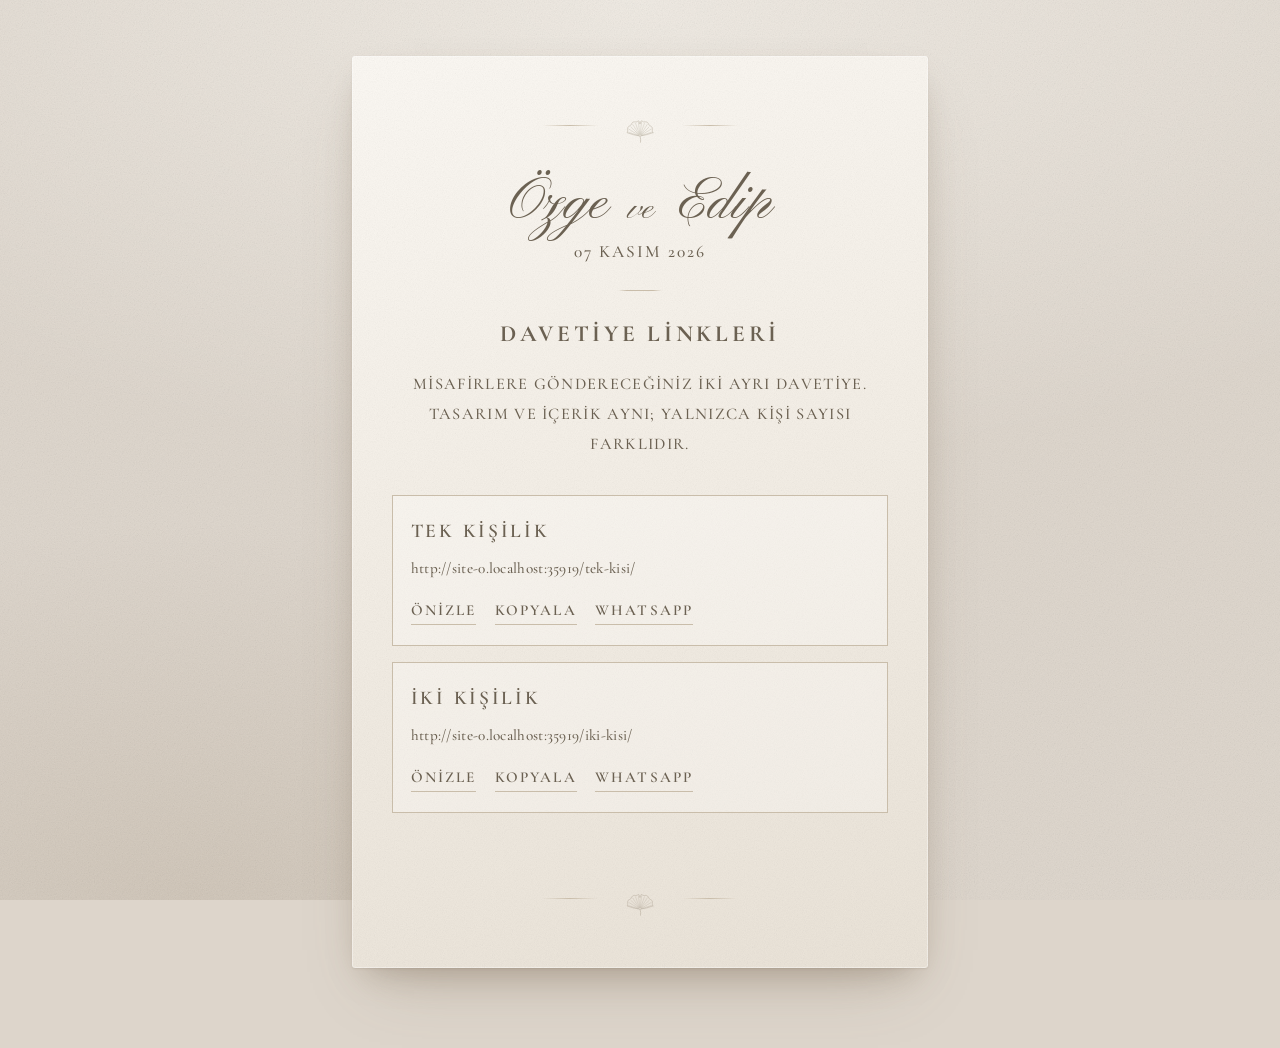
<file: index.html>
<!DOCTYPE html>
<html lang="tr">
  <head>
    <meta charset="utf-8" />
    <meta name="viewport" content="width=device-width, initial-scale=1" />
    <title>Özge &amp; Edip — Davetiye Linkleri</title>
    <meta
      name="description"
      content="Özge ve Edip düğün davetiyesi paylaşım paneli. Tek kişilik ve iki kişilik davetiye linklerini buradan kopyalayabilirsiniz."
    />
    <meta name="theme-color" content="#ddd5cb" />
    <meta name="robots" content="noindex" />

    <meta property="og:type" content="website" />
    <meta property="og:locale" content="tr_TR" />
    <meta property="og:title" content="Özge &amp; Edip — Düğün Davetiyesi" />
    <meta
      property="og:description"
      content="07 Kasım 2026 · Address Hotel Emaar, İstanbul."
    />
    <meta property="og:url" content="https://edippppp.github.io/ozge-edip-davetiye/" />
    <meta property="og:image" content="https://edippppp.github.io/ozge-edip-davetiye/assets/img/og.jpg" />
    <meta name="twitter:card" content="summary_large_image" />
    <meta name="twitter:image" content="https://edippppp.github.io/ozge-edip-davetiye/assets/img/og.jpg" />

    <link rel="icon" href="assets/img/favicon.svg" type="image/svg+xml" />
    <link rel="preconnect" href="https://fonts.googleapis.com" />
    <link rel="preconnect" href="https://fonts.gstatic.com" crossorigin />
    <link
      href="https://fonts.googleapis.com/css2?family=Cormorant+Garamond:ital,wght@0,400;0,500;0,600;0,700;1,400;1,500;1,600&family=Pinyon+Script&display=swap"
      rel="stylesheet"
    />
    <link rel="stylesheet" href="assets/css/davetiye.css" />
  </head>
  <body class="panel">
    <main class="panel__icerik">
      <section class="kanat kanat--panel">
        <div class="bordur" aria-hidden="true">
          <span class="bordur__cizgi"></span>
          <img class="bordur__yaprak" src="assets/svg/sus-ginkgo.svg" alt="" width="100" height="90" />
          <span class="bordur__cizgi"></span>
        </div>

        <p class="el-yazisi ortala panel__isimler">
          Özge <span class="el-yazisi__ve">ve</span> Edip
        </p>
        <p class="majuskul majuskul--ince ortala">07 KASIM 2026</p>
        <hr class="ayrac" />
        <h1 class="majuskul ortala baslik">DAVETİYE LİNKLERİ</h1>
        <p class="majuskul majuskul--ince ortala panel__aciklama">
          MİSAFİRLERE GÖNDERECEĞİNİZ İKİ AYRI DAVETİYE.<br />
          TASARIM VE İÇERİK AYNI; YALNIZCA KİŞİ SAYISI FARKLIDIR.
        </p>

        <div class="linkler">
          <article class="link-kart">
            <p class="majuskul link-kart__baslik">TEK KİŞİLİK</p>
            <p class="link-kart__yol" data-yol="tek-kisi/">tek-kisi/</p>
            <div class="link-kart__aksiyon">
              <a class="ince-bag" href="tek-kisi/">ÖNİZLE</a>
              <button class="ince-bag" type="button" data-kopyala="tek-kisi/">KOPYALA</button>
              <a class="ince-bag" data-whatsapp="tek-kisi/" href="#">WHATSAPP</a>
            </div>
          </article>

          <article class="link-kart">
            <p class="majuskul link-kart__baslik">İKİ KİŞİLİK</p>
            <p class="link-kart__yol" data-yol="iki-kisi/">iki-kisi/</p>
            <div class="link-kart__aksiyon">
              <a class="ince-bag" href="iki-kisi/">ÖNİZLE</a>
              <button class="ince-bag" type="button" data-kopyala="iki-kisi/">KOPYALA</button>
              <a class="ince-bag" data-whatsapp="iki-kisi/" href="#">WHATSAPP</a>
            </div>
          </article>
        </div>

        <p class="majuskul majuskul--ince ortala panel__not" id="kopyaDurumu" role="status"></p>

        <div class="bordur" aria-hidden="true">
          <span class="bordur__cizgi"></span>
          <img class="bordur__yaprak" src="assets/svg/sus-ginkgo.svg" alt="" width="100" height="90" />
          <span class="bordur__cizgi"></span>
        </div>
      </section>
    </main>

    <script src="assets/js/panel.js"></script>
  </body>
</html>
</file>
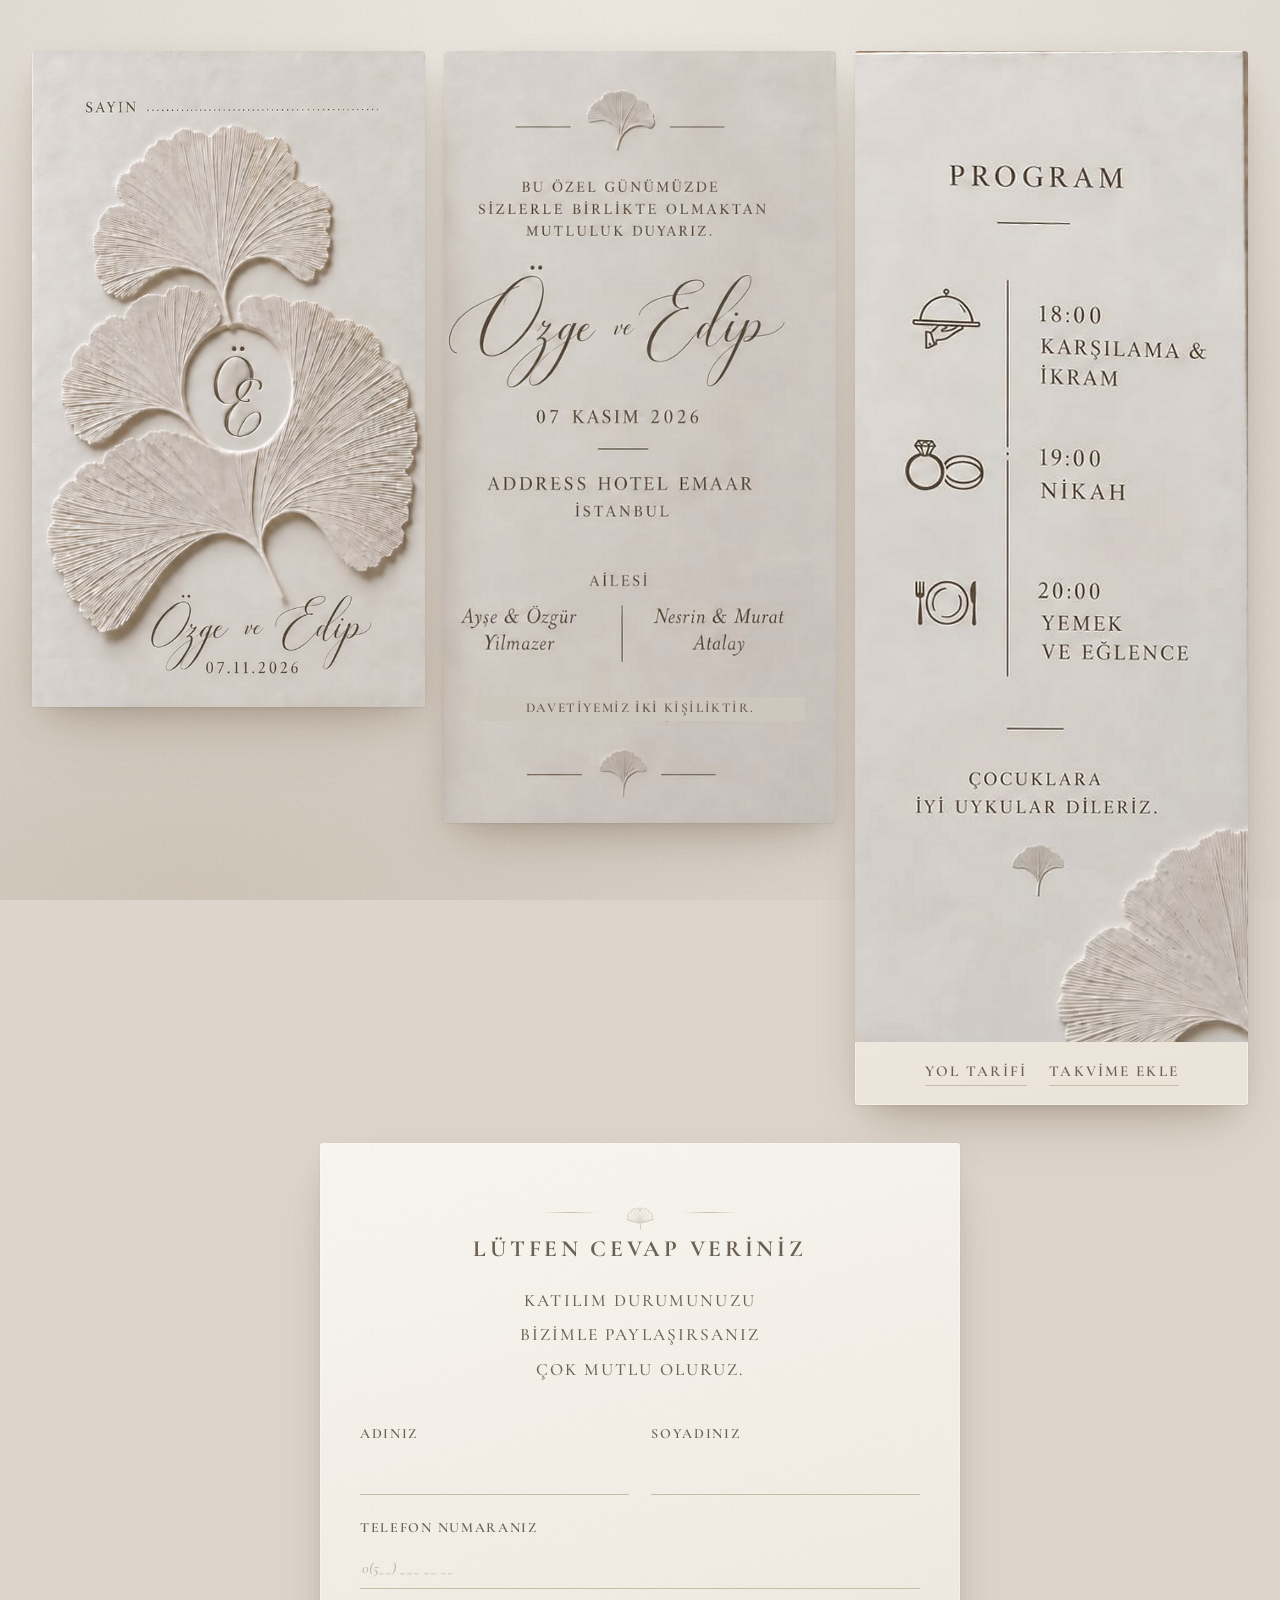
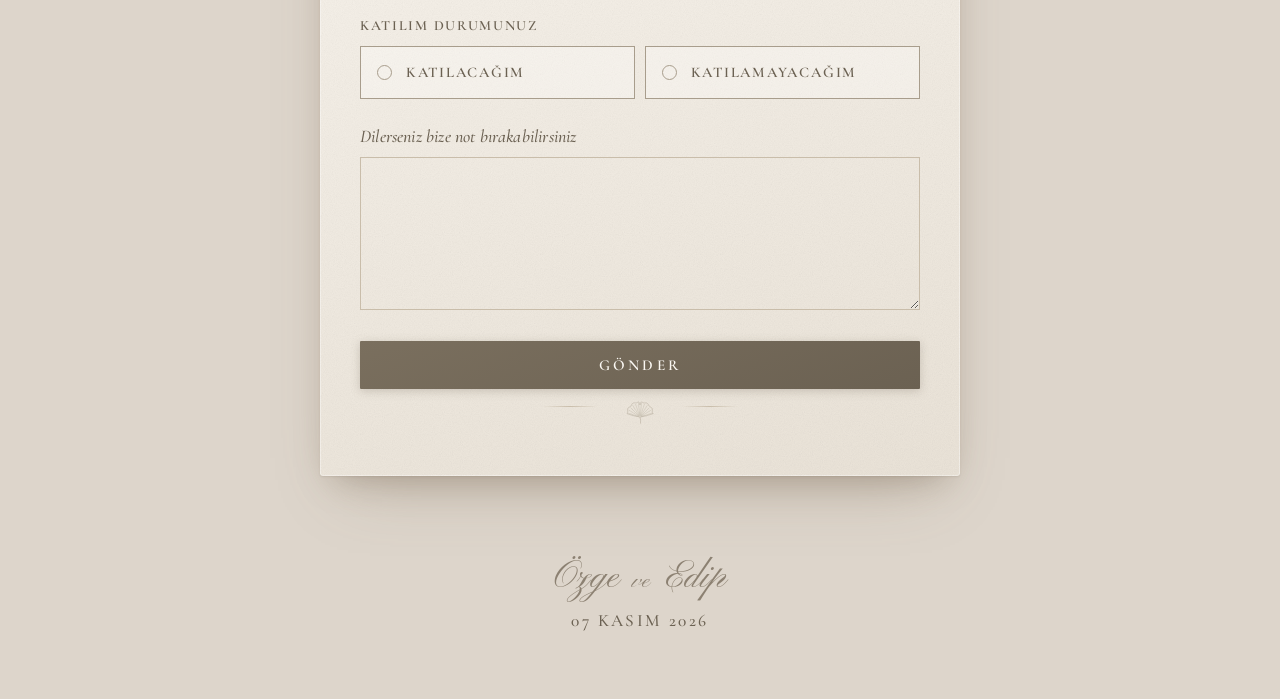
<file: iki-kisi/index.html>
<!DOCTYPE html>
<html lang="tr">
  <head>
    <meta charset="utf-8" />
    <meta name="viewport" content="width=device-width, initial-scale=1" />
    <title>Özge &amp; Edip — 07 Kasım 2026 Düğün Davetiyesi</title>
    <meta
      name="description"
      content="Özge ve Edip'in düğün davetiyesi. 07 Kasım 2026, Address Hotel Emaar, İstanbul. Katılım durumunuzu davetiye üzerinden bildirebilirsiniz."
    />
    <meta name="theme-color" content="#ddd5cb" />

    <!-- WhatsApp / sosyal medya önizlemesi -->
    <meta property="og:type" content="website" />
    <meta property="og:locale" content="tr_TR" />
    <meta property="og:title" content="Özge &amp; Edip — Düğün Davetiyesi" />
    <meta
      property="og:description"
      content="07 Kasım 2026 · Address Hotel Emaar, İstanbul. Sizleri aramızda görmek bizi çok mutlu edecek."
    />
    <meta property="og:url" content="https://edippppp.github.io/ozge-edip-davetiye/iki-kisi/" />
    <meta property="og:image" content="https://edippppp.github.io/ozge-edip-davetiye/assets/img/og.jpg" />
    <meta property="og:image:width" content="1200" />
    <meta property="og:image:height" content="630" />
    <meta name="twitter:card" content="summary_large_image" />
    <meta name="twitter:image" content="https://edippppp.github.io/ozge-edip-davetiye/assets/img/og.jpg" />

    <link rel="icon" href="../assets/img/favicon.svg" type="image/svg+xml" />

    <link rel="preconnect" href="https://fonts.googleapis.com" />
    <link rel="preconnect" href="https://fonts.gstatic.com" crossorigin />
    <link
      href="https://fonts.googleapis.com/css2?family=Cormorant+Garamond:ital,wght@0,400;0,500;0,600;0,700;1,400;1,500;1,600&family=Pinyon+Script&display=swap"
      rel="stylesheet"
    />
    <link rel="stylesheet" href="../assets/css/davetiye.css?v=8" />
  </head>

  <!-- data-kisi: davetiyenin kaç kişilik olduğu (1 veya 2) -->
  <body data-kisi="2">
    <main class="davetiye">
      <!-- Kapak, davet ve program: Davetiye.jpeg'den kırpılmış kanatlar -->
      <section class="kanat kanat--foto acilan" aria-label="Davetiye kapağı">
        <img
          src="../assets/img/panel-kapak.jpg"
          alt="Özge ve Edip düğün davetiyesi kapağı"
          width="1128"
          height="1884"
          fetchpriority="high"
          style="width:100%;height:auto;max-width:100%;display:block"
        />
      </section>

      <section class="kanat kanat--foto kanat--davet acilan" id="davet" aria-label="Davet">
        <div class="foto-sarma">
          <img
            src="../assets/img/panel-davet.jpg"
            alt="Davet metni, tarih ve mekan"
            width="926"
            height="1820"
            style="width:100%;height:auto;max-width:100%;display:block"
          />
          <p class="foto-kisi majuskul">
            DAVETİYEMİZ <span class="davet__kisi-sayi">İKİ</span> KİŞİLİKTİR.
          </p>
        </div>
      </section>

      <section class="kanat kanat--foto kanat--program acilan" aria-label="Program">
        <img
          src="../assets/img/panel-program.jpg"
          alt="Düğün programı"
          width="732"
          height="1848"
          style="width:100%;height:auto;max-width:100%;display:block"
        />
        <p class="foto-linkler">
          <a
            class="ince-bag"
            href="https://maps.google.com/?q=Address+Hotel+Emaar+%C4%B0stanbul"
            target="_blank"
            rel="noopener"
            >YOL TARİFİ</a
          >
          <a class="ince-bag" href="../assets/ozge-edip-dugun.ics" download>TAKVİME EKLE</a>
        </p>
      </section>

      <!-- ==================== KATILIM FORMU =================== -->
      <section class="kanat kanat--rsvp acilan" id="cevap" aria-label="Katılım bildirimi">
        <div class="bordur" aria-hidden="true">
          <span class="bordur__cizgi"></span>
          <img class="bordur__yaprak" src="../assets/svg/sus-ginkgo.svg" alt="" width="100" height="90" />
          <span class="bordur__cizgi"></span>
        </div>

        <h2 class="majuskul ortala baslik">LÜTFEN CEVAP VERİNİZ</h2>
        <p class="majuskul majuskul--ince ortala rsvp__aciklama">
          KATILIM DURUMUNUZU<br />BİZİMLE PAYLAŞIRSANIZ<br />ÇOK MUTLU OLURUZ.
        </p>

        <form class="form" id="katilimFormu" novalidate>
          <input type="hidden" name="davetiyeTipi" value="2 Kişilik" />
          <div class="form__ikili">
            <p class="alan">
              <label class="alan__etiket" for="ad">ADINIZ</label>
              <input
                class="alan__giris"
                type="text"
                id="ad"
                name="ad"
                autocomplete="given-name"
                maxlength="60"
                required
              />
              <span class="alan__hata" data-hata-for="ad"></span>
            </p>
            <p class="alan">
              <label class="alan__etiket" for="soyad">SOYADINIZ</label>
              <input
                class="alan__giris"
                type="text"
                id="soyad"
                name="soyad"
                autocomplete="family-name"
                maxlength="60"
                required
              />
              <span class="alan__hata" data-hata-for="soyad"></span>
            </p>
          </div>

          <p class="alan">
            <label class="alan__etiket" for="telefon">TELEFON NUMARANIZ</label>
            <input
              class="alan__giris"
              type="tel"
              id="telefon"
              name="telefon"
              inputmode="tel"
              autocomplete="tel"
              placeholder="0(5__) ___ __ __"
              maxlength="17"
              required
            />
            <span class="alan__hata" data-hata-for="telefon"></span>
          </p>

          <fieldset class="alan alan--secim">
            <legend class="alan__etiket">KATILIM DURUMUNUZ</legend>
            <div class="secimler">
              <label class="secim">
                <input type="radio" name="katilim" value="Katılacağım" required />
                <span class="secim__kutu">
                  <span class="secim__isaret" aria-hidden="true"></span>
                  <span class="secim__yazi">KATILACAĞIM</span>
                </span>
              </label>
              <label class="secim">
                <input type="radio" name="katilim" value="Katılamayacağım" required />
                <span class="secim__kutu">
                  <span class="secim__isaret" aria-hidden="true"></span>
                  <span class="secim__yazi">KATILAMAYACAĞIM</span>
                </span>
              </label>
            </div>
            <span class="alan__hata" data-hata-for="katilim"></span>
          </fieldset>

          <p class="alan">
            <label class="alan__etiket alan__etiket--cumle" for="notu">Dilerseniz bize not bırakabilirsiniz</label>
            <textarea
              class="alan__giris alan__giris--uzun"
              id="notu"
              name="notu"
              rows="4"
              maxlength="600"
            ></textarea>
          </p>

          <button class="dugme" type="submit" id="gonderDugmesi">
            <span class="dugme__yazi">GÖNDER</span>
            <span class="dugme__yukleniyor" aria-hidden="true"></span>
          </button>

          <p class="form__durum" id="formDurumu" role="status" aria-live="polite"></p>
        </form>

        <!-- Gönderim sonrası teşekkür kartı -->
        <div class="tesekkur" id="tesekkurKarti" hidden>
          <img class="tesekkur__yaprak" src="../assets/svg/sus-ginkgo.svg" alt="" width="100" height="90" />
          <p class="el-yazisi tesekkur__baslik">Teşekkür ederiz</p>
          <p class="majuskul majuskul--ince ortala tesekkur__metin" id="tesekkurMetin"></p>
          <button class="ince-bag tesekkur__yeniden" type="button" id="yenidenGonder">
            CEVABIMI GÜNCELLE
          </button>
        </div>

        <div class="bordur" aria-hidden="true">
          <span class="bordur__cizgi"></span>
          <img class="bordur__yaprak" src="../assets/svg/sus-ginkgo.svg" alt="" width="100" height="90" />
          <span class="bordur__cizgi"></span>
        </div>
      </section>
    </main>

    <footer class="dip">
      <p class="el-yazisi dip__isimler">Özge <span class="el-yazisi__ve">ve</span> Edip</p>
      <p class="majuskul majuskul--ince">07 KASIM 2026</p>
    </footer>

    <script src="../assets/js/config.js"></script>
    <script src="../assets/js/davetiye.js"></script>
  </body>
</html>
</file>
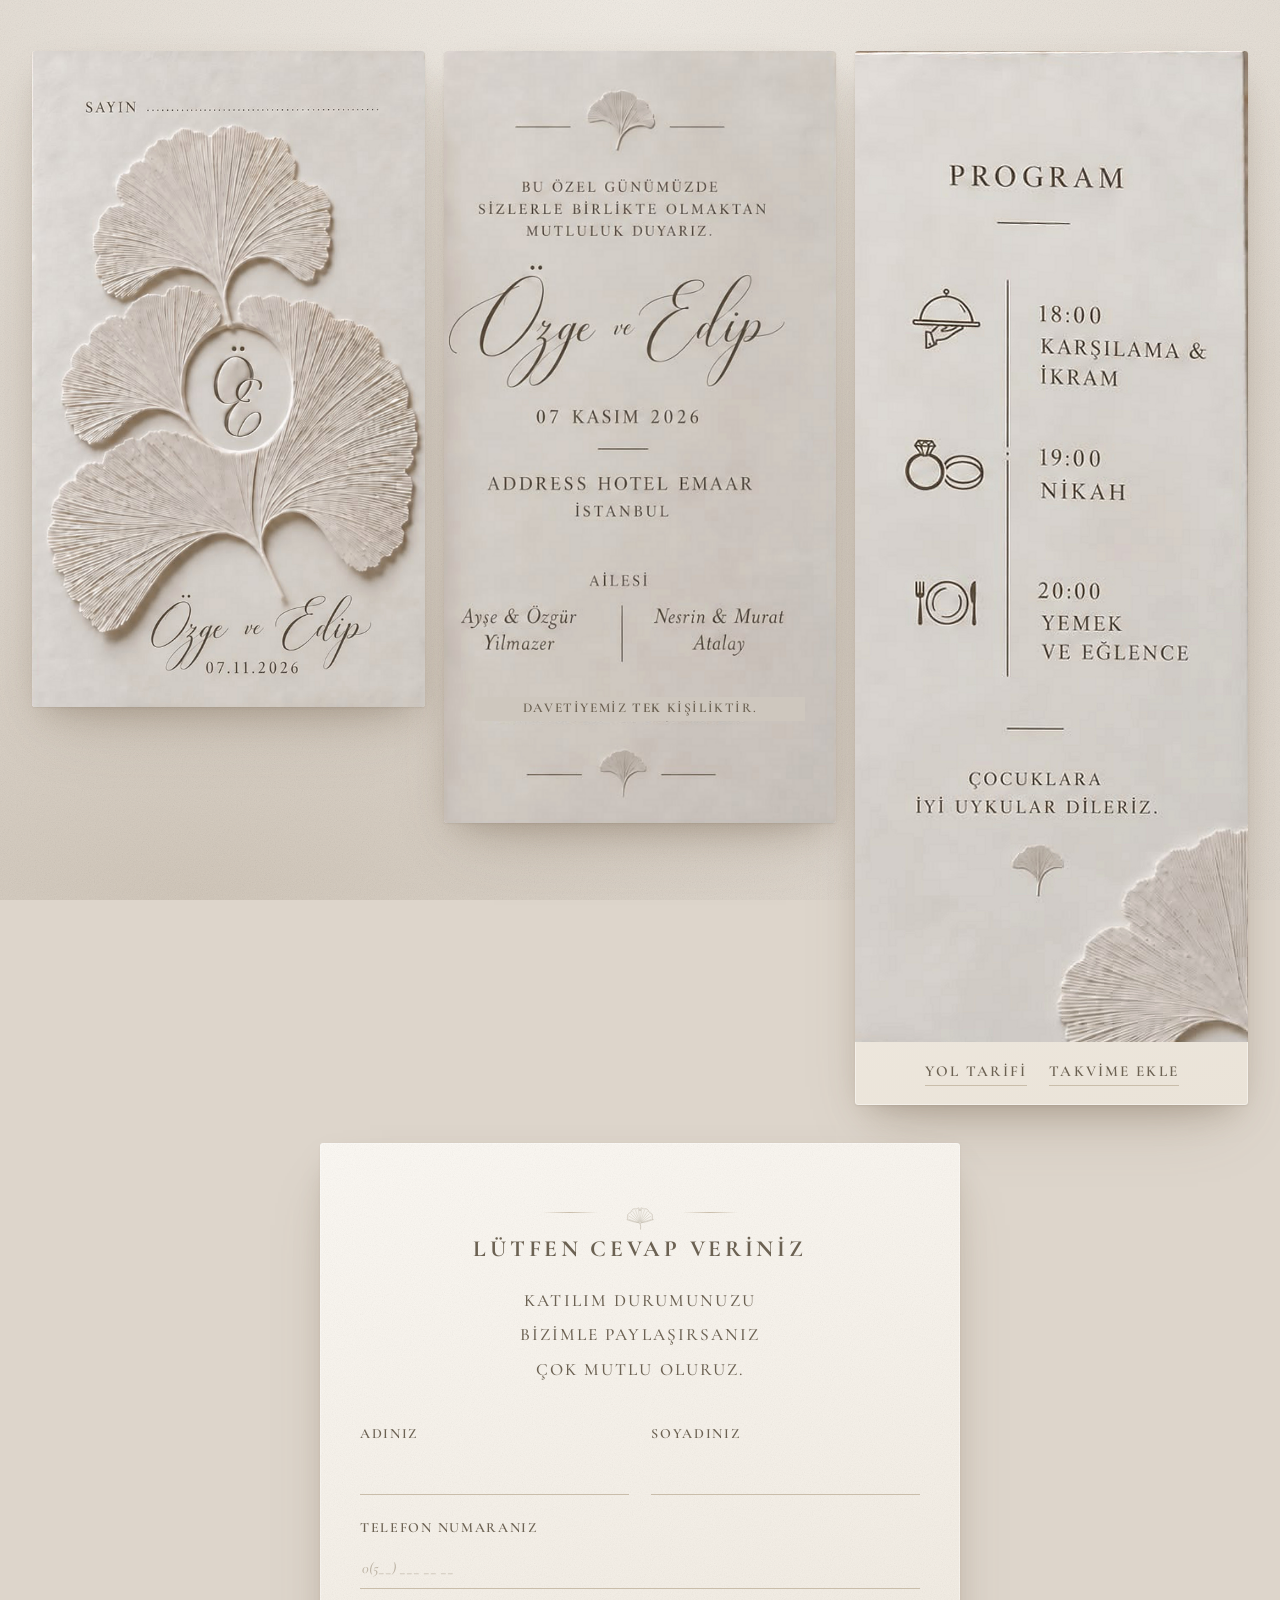
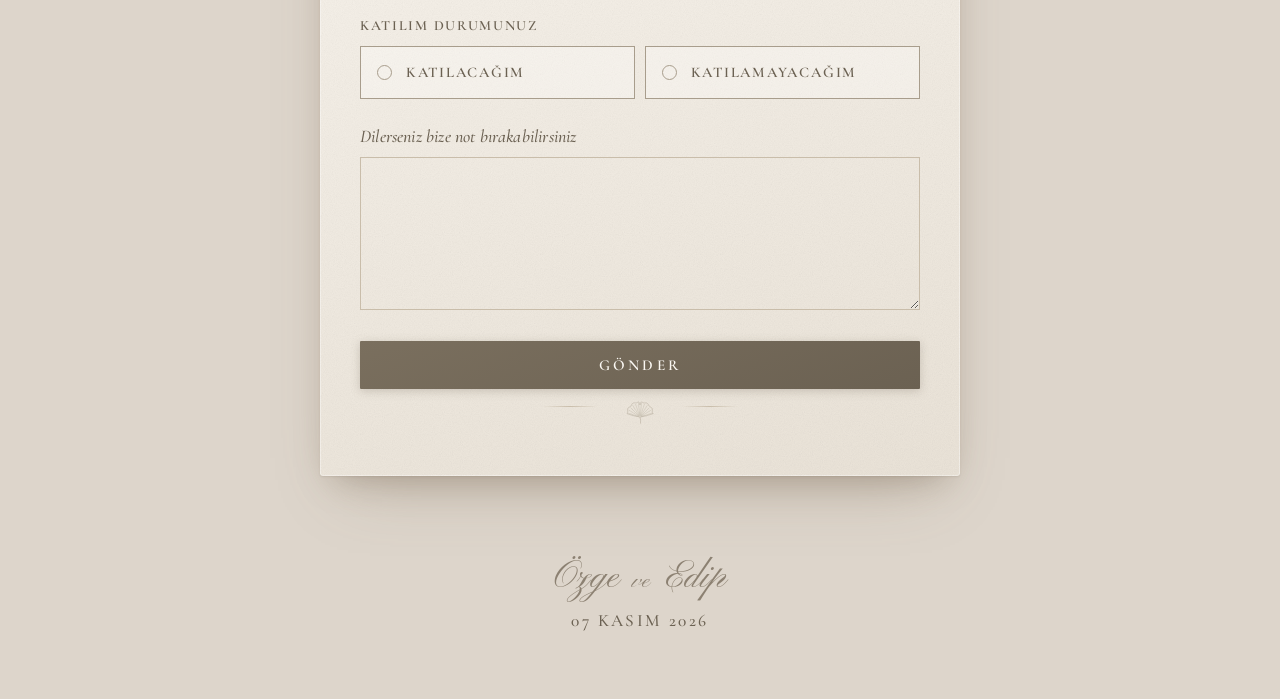
<file: tek-kisi/index.html>
<!DOCTYPE html>
<html lang="tr">
  <head>
    <meta charset="utf-8" />
    <meta name="viewport" content="width=device-width, initial-scale=1" />
    <title>Özge &amp; Edip — 07 Kasım 2026 Düğün Davetiyesi</title>
    <meta
      name="description"
      content="Özge ve Edip'in düğün davetiyesi. 07 Kasım 2026, Address Hotel Emaar, İstanbul. Katılım durumunuzu davetiye üzerinden bildirebilirsiniz."
    />
    <meta name="theme-color" content="#ddd5cb" />

    <!-- WhatsApp / sosyal medya önizlemesi -->
    <meta property="og:type" content="website" />
    <meta property="og:locale" content="tr_TR" />
    <meta property="og:title" content="Özge &amp; Edip — Düğün Davetiyesi" />
    <meta
      property="og:description"
      content="07 Kasım 2026 · Address Hotel Emaar, İstanbul. Sizleri aramızda görmek bizi çok mutlu edecek."
    />
    <meta property="og:url" content="https://edippppp.github.io/ozge-edip-davetiye/tek-kisi/" />
    <meta property="og:image" content="https://edippppp.github.io/ozge-edip-davetiye/assets/img/og.jpg" />
    <meta property="og:image:width" content="1200" />
    <meta property="og:image:height" content="630" />
    <meta name="twitter:card" content="summary_large_image" />
    <meta name="twitter:image" content="https://edippppp.github.io/ozge-edip-davetiye/assets/img/og.jpg" />

    <link rel="icon" href="../assets/img/favicon.svg" type="image/svg+xml" />

    <link rel="preconnect" href="https://fonts.googleapis.com" />
    <link rel="preconnect" href="https://fonts.gstatic.com" crossorigin />
    <link
      href="https://fonts.googleapis.com/css2?family=Cormorant+Garamond:ital,wght@0,400;0,500;0,600;0,700;1,400;1,500;1,600&family=Pinyon+Script&display=swap"
      rel="stylesheet"
    />
    <link rel="stylesheet" href="../assets/css/davetiye.css?v=8" />
  </head>

  <!-- data-kisi: davetiyenin kaç kişilik olduğu (1 veya 2) -->
  <body data-kisi="1">
    <main class="davetiye">
      <!-- Kapak, davet ve program: Davetiye.jpeg'den kırpılmış kanatlar -->
      <section class="kanat kanat--foto acilan" aria-label="Davetiye kapağı">
        <img
          src="../assets/img/panel-kapak.jpg"
          alt="Özge ve Edip düğün davetiyesi kapağı"
          width="1128"
          height="1884"
          fetchpriority="high"
          style="width:100%;height:auto;max-width:100%;display:block"
        />
      </section>

      <section class="kanat kanat--foto kanat--davet acilan" id="davet" aria-label="Davet">
        <div class="foto-sarma">
          <img
            src="../assets/img/panel-davet.jpg"
            alt="Davet metni, tarih ve mekan"
            width="926"
            height="1820"
            style="width:100%;height:auto;max-width:100%;display:block"
          />
          <p class="foto-kisi majuskul">
            DAVETİYEMİZ <span class="davet__kisi-sayi">TEK</span> KİŞİLİKTİR.
          </p>
        </div>
      </section>

      <section class="kanat kanat--foto kanat--program acilan" aria-label="Program">
        <img
          src="../assets/img/panel-program.jpg"
          alt="Düğün programı"
          width="732"
          height="1848"
          style="width:100%;height:auto;max-width:100%;display:block"
        />
        <p class="foto-linkler">
          <a
            class="ince-bag"
            href="https://maps.google.com/?q=Address+Hotel+Emaar+%C4%B0stanbul"
            target="_blank"
            rel="noopener"
            >YOL TARİFİ</a
          >
          <a class="ince-bag" href="../assets/ozge-edip-dugun.ics" download>TAKVİME EKLE</a>
        </p>
      </section>

      <!-- ==================== KATILIM FORMU =================== -->
      <section class="kanat kanat--rsvp acilan" id="cevap" aria-label="Katılım bildirimi">
        <div class="bordur" aria-hidden="true">
          <span class="bordur__cizgi"></span>
          <img class="bordur__yaprak" src="../assets/svg/sus-ginkgo.svg" alt="" width="100" height="90" />
          <span class="bordur__cizgi"></span>
        </div>

        <h2 class="majuskul ortala baslik">LÜTFEN CEVAP VERİNİZ</h2>
        <p class="majuskul majuskul--ince ortala rsvp__aciklama">
          KATILIM DURUMUNUZU<br />BİZİMLE PAYLAŞIRSANIZ<br />ÇOK MUTLU OLURUZ.
        </p>

        <form class="form" id="katilimFormu" novalidate>
          <input type="hidden" name="davetiyeTipi" value="1 Kişilik" />
          <div class="form__ikili">
            <p class="alan">
              <label class="alan__etiket" for="ad">ADINIZ</label>
              <input
                class="alan__giris"
                type="text"
                id="ad"
                name="ad"
                autocomplete="given-name"
                maxlength="60"
                required
              />
              <span class="alan__hata" data-hata-for="ad"></span>
            </p>
            <p class="alan">
              <label class="alan__etiket" for="soyad">SOYADINIZ</label>
              <input
                class="alan__giris"
                type="text"
                id="soyad"
                name="soyad"
                autocomplete="family-name"
                maxlength="60"
                required
              />
              <span class="alan__hata" data-hata-for="soyad"></span>
            </p>
          </div>

          <p class="alan">
            <label class="alan__etiket" for="telefon">TELEFON NUMARANIZ</label>
            <input
              class="alan__giris"
              type="tel"
              id="telefon"
              name="telefon"
              inputmode="tel"
              autocomplete="tel"
              placeholder="0(5__) ___ __ __"
              maxlength="17"
              required
            />
            <span class="alan__hata" data-hata-for="telefon"></span>
          </p>

          <fieldset class="alan alan--secim">
            <legend class="alan__etiket">KATILIM DURUMUNUZ</legend>
            <div class="secimler">
              <label class="secim">
                <input type="radio" name="katilim" value="Katılacağım" required />
                <span class="secim__kutu">
                  <span class="secim__isaret" aria-hidden="true"></span>
                  <span class="secim__yazi">KATILACAĞIM</span>
                </span>
              </label>
              <label class="secim">
                <input type="radio" name="katilim" value="Katılamayacağım" required />
                <span class="secim__kutu">
                  <span class="secim__isaret" aria-hidden="true"></span>
                  <span class="secim__yazi">KATILAMAYACAĞIM</span>
                </span>
              </label>
            </div>
            <span class="alan__hata" data-hata-for="katilim"></span>
          </fieldset>

          <p class="alan">
            <label class="alan__etiket alan__etiket--cumle" for="notu">Dilerseniz bize not bırakabilirsiniz</label>
            <textarea
              class="alan__giris alan__giris--uzun"
              id="notu"
              name="notu"
              rows="4"
              maxlength="600"
            ></textarea>
          </p>

          <button class="dugme" type="submit" id="gonderDugmesi">
            <span class="dugme__yazi">GÖNDER</span>
            <span class="dugme__yukleniyor" aria-hidden="true"></span>
          </button>

          <p class="form__durum" id="formDurumu" role="status" aria-live="polite"></p>
        </form>

        <!-- Gönderim sonrası teşekkür kartı -->
        <div class="tesekkur" id="tesekkurKarti" hidden>
          <img class="tesekkur__yaprak" src="../assets/svg/sus-ginkgo.svg" alt="" width="100" height="90" />
          <p class="el-yazisi tesekkur__baslik">Teşekkür ederiz</p>
          <p class="majuskul majuskul--ince ortala tesekkur__metin" id="tesekkurMetin"></p>
          <button class="ince-bag tesekkur__yeniden" type="button" id="yenidenGonder">
            CEVABIMI GÜNCELLE
          </button>
        </div>

        <div class="bordur" aria-hidden="true">
          <span class="bordur__cizgi"></span>
          <img class="bordur__yaprak" src="../assets/svg/sus-ginkgo.svg" alt="" width="100" height="90" />
          <span class="bordur__cizgi"></span>
        </div>
      </section>
    </main>

    <footer class="dip">
      <p class="el-yazisi dip__isimler">Özge <span class="el-yazisi__ve">ve</span> Edip</p>
      <p class="majuskul majuskul--ince">07 KASIM 2026</p>
    </footer>

    <script src="../assets/js/config.js"></script>
    <script src="../assets/js/davetiye.js"></script>
  </body>
</html>
</file>
<file: assets/css/davetiye.css>
/* =========================================================
   Özge & Edip — Dijital Davetiye
   Fiziksel trifold davetiyenin dijital karşılığı
   ========================================================= */

:root {
  /* Kağıt & mürekkep paleti (fotoğraftan örneklenip normalize edildi) */
  --kagit: #f4efe7;
  --kagit-koyu: #eae3d8;
  --kagit-acik: #fbf8f3;
  --tas: #ddd5cb;
  --tas-koyu: #cdc3b6;
  --murekkep: #6b6152;
  --murekkep-acik: #8c8172;
  --murekkep-soluk: #a89d8c;
  --altin: #b6a48c;
  --cizgi: #c9bdaa;

  /* Kabartma gölgeleri */
  --emboss-isik: rgba(255, 255, 255, 0.92);
  --emboss-golge: rgba(150, 133, 111, 0.45);

  /* Tipografi */
  --serif: "Cormorant Garamond", "Times New Roman", serif;
  --script: "Pinyon Script", "Cormorant Garamond", cursive;

  /* Ölçüler */
  --kanat-genislik: 27rem;
  --ic-bosluk: clamp(1.75rem, 6vw, 3.25rem);
}

*,
*::before,
*::after {
  box-sizing: border-box;
}

html {
  -webkit-text-size-adjust: 100%;
  scroll-behavior: smooth;
}

html,
body {
  max-width: 100%;
  overflow-x: hidden;
}

body {
  margin: 0;
  min-height: 100%;
  width: 100%;
  font-family: var(--serif);
  font-weight: 500;
  color: var(--murekkep);
  background-color: var(--tas);
  background-image: radial-gradient(
      ellipse 120% 80% at 50% 0%,
      rgba(255, 252, 246, 0.55),
      transparent 65%
    ),
    radial-gradient(
      ellipse 90% 70% at 15% 100%,
      rgba(180, 165, 145, 0.35),
      transparent 60%
    );
  background-attachment: fixed;
  line-height: 1.6;
  -webkit-font-smoothing: antialiased;
  text-rendering: optimizeLegibility;
}

/* Taş zemine ince grenli doku */
body::before {
  content: "";
  position: fixed;
  inset: 0;
  z-index: 0;
  pointer-events: none;
  opacity: 0.5;
  background-image: url("data:image/svg+xml,%3Csvg xmlns='http://www.w3.org/2000/svg' width='220' height='220'%3E%3Cfilter id='n'%3E%3CfeTurbulence type='fractalNoise' baseFrequency='0.85' numOctaves='3' stitchTiles='stitch'/%3E%3CfeColorMatrix type='saturate' values='0'/%3E%3C/filter%3E%3Crect width='220' height='220' filter='url(%23n)' opacity='0.35'/%3E%3C/svg%3E");
}

img,
svg {
  display: block;
  max-width: 100%;
}

/* =========================================================
   Yerleşim
   ========================================================= */

.davetiye {
  position: relative;
  z-index: 1;
  display: flex;
  flex-direction: column;
  align-items: center;
  gap: clamp(1.5rem, 4vw, 2.75rem);
  padding: clamp(1.25rem, 4vw, 3.5rem) clamp(0.75rem, 3vw, 2rem)
    clamp(3rem, 8vw, 5rem);
  max-width: 100%;
  overflow-x: hidden;
}

/* Bir davetiye kanadı = kağıt kart */
.kanat {
  position: relative;
  width: 100%;
  min-width: 0;
  max-width: min(var(--kanat-genislik), calc(100vw - 1.3rem));
  padding: var(--ic-bosluk) clamp(1.5rem, 5vw, 2.5rem);
  background-color: var(--kagit);
  background-image: linear-gradient(
      165deg,
      var(--kagit-acik) 0%,
      var(--kagit) 45%,
      var(--kagit-koyu) 100%
    );
  border-radius: 3px;
  box-shadow: 0 1px 2px rgba(120, 104, 84, 0.16),
    0 14px 32px -12px rgba(120, 104, 84, 0.4),
    0 32px 64px -28px rgba(120, 104, 84, 0.35),
    inset 0 0 0 1px rgba(255, 255, 255, 0.4);
  overflow: hidden;
}

/* Kağıt lifi dokusu */
.kanat::after {
  content: "";
  position: absolute;
  inset: 0;
  pointer-events: none;
  opacity: 0.28;
  background-image: url("data:image/svg+xml,%3Csvg xmlns='http://www.w3.org/2000/svg' width='180' height='180'%3E%3Cfilter id='p'%3E%3CfeTurbulence type='fractalNoise' baseFrequency='0.9' numOctaves='4' stitchTiles='stitch'/%3E%3CfeColorMatrix type='saturate' values='0'/%3E%3C/filter%3E%3Crect width='180' height='180' filter='url(%23p)' opacity='0.4'/%3E%3C/svg%3E");
  mix-blend-mode: multiply;
}

.kanat > * {
  position: relative;
  z-index: 1;
}

/* JPEG'den kırpılmış kanatlar */
.kanat--foto {
  padding: 0;
  min-width: 0;
  width: 100%;
}

.kanat--foto::after {
  display: none;
}

.kanat--foto img {
  box-sizing: border-box;
  width: 100% !important;
  max-width: 100% !important;
  height: auto !important;
  display: block;
}

.foto-linkler {
  display: flex;
  flex-wrap: wrap;
  justify-content: center;
  gap: 0.75rem 1.4rem;
  margin: 0;
  padding: 0.9rem 1rem 1.15rem;
}

/* =========================================================
   Tipografi yardımcıları
   ========================================================= */

.majuskul {
  margin: 0;
  font-weight: 600;
  font-size: clamp(1rem, 3.8vw, 1.22rem);
  letter-spacing: 0.1em;
  line-height: 1.7;
  text-transform: uppercase;
  color: var(--murekkep);
}

.kanat--davet {
  position: relative;
}

.foto-sarma {
  position: relative;
}

.foto-kisi {
  position: absolute;
  left: 8%;
  right: 8%;
  bottom: 13.2%;
  z-index: 2;
  margin: 0;
  padding: 0.22em 0.35em 0.28em;
  background: #cec7be;
  text-align: center;
  font-size: clamp(0.62rem, 2.5vw, 0.84rem);
  letter-spacing: 0.12em;
  line-height: 1.25;
  font-weight: 600;
  white-space: nowrap;
}

.majuskul--ince {
  color: var(--murekkep);
  letter-spacing: 0.12em;
  font-weight: 500;
  font-size: clamp(0.92rem, 3.4vw, 1.08rem);
}

.el-yazisi {
  margin: 0;
  font-family: var(--script);
  font-weight: 400;
  letter-spacing: 0.01em;
  line-height: 1.15;
  color: var(--murekkep);
}

.ortala {
  text-align: center;
}

/* Kısa yatay ayraç çizgisi */
.ayrac {
  width: 2.75rem;
  height: 1px;
  margin: 1.5rem auto;
  border: 0;
  background: linear-gradient(
    90deg,
    transparent,
    var(--cizgi) 20%,
    var(--cizgi) 80%,
    transparent
  );
}

/* Ginkgo süslemeli üst/alt bordür: — 🍃 — */
.bordur {
  display: flex;
  align-items: center;
  justify-content: center;
  gap: clamp(0.9rem, 4vw, 1.4rem);
}

.bordur__cizgi {
  width: clamp(2.25rem, 12vw, 3.5rem);
  height: 1px;
  background: linear-gradient(90deg, transparent, var(--cizgi), transparent);
}

.bordur__yaprak {
  width: clamp(1.9rem, 7vw, 2.4rem);
  height: auto;
  color: var(--murekkep-soluk);
}

/* =========================================================
   Kabartma (letterpress / emboss) efekti
   ========================================================= */

.kabartma {
  color: var(--kagit);
  filter: drop-shadow(-1px -1px 0.5px var(--emboss-isik))
    drop-shadow(1.5px 2px 1.5px var(--emboss-golge))
    drop-shadow(0 6px 12px rgba(150, 133, 111, 0.22));
}

/* İnce, harf aralıklı bağlantı (Yol Tarifi, Takvime Ekle vb.) */
.ince-bag {
  display: inline-block;
  padding: 0.15em 0;
  font-family: inherit;
  font-size: clamp(0.82rem, 3vw, 0.95rem);
  font-weight: 600;
  letter-spacing: 0.14em;
  text-transform: uppercase;
  color: var(--murekkep);
  text-decoration: none;
  border: 0;
  border-bottom: 1px solid var(--cizgi);
  background: none;
  cursor: pointer;
  transition: color 0.3s ease, border-color 0.3s ease;
}

.ince-bag:hover,
.ince-bag:focus-visible {
  color: var(--murekkep);
  border-color: var(--murekkep-acik);
}

.baslik {
  font-size: clamp(1.2rem, 4.4vw, 1.45rem);
  letter-spacing: 0.16em;
  font-weight: 700;
}

/* =========================================================
   KAPAK
   ========================================================= */

.kanat--kapak {
  padding-bottom: clamp(2rem, 6vw, 2.75rem);
}

.sayin {
  display: flex;
  align-items: baseline;
  gap: 0.85rem;
  margin: 0 0 clamp(0.75rem, 3vw, 1.5rem);
  font-size: clamp(0.95rem, 3.5vw, 1.12rem);
  font-weight: 600;
  letter-spacing: 0.16em;
  color: var(--murekkep);
}

.sayin__nokta {
  flex: 1;
  height: 0;
  border-bottom: 1px dotted var(--murekkep-soluk);
  transform: translateY(-0.15em);
}

.kapak__gorsel {
  position: relative;
  width: calc(100% + 2 * clamp(1.5rem, 5vw, 2.5rem));
  margin: 0.2rem 0 0 calc(-1 * clamp(1.5rem, 5vw, 2.5rem));
}

.kapak__kabartma {
  width: 100%;
  height: auto;
  display: block;
  transform-origin: 50% 45%;
  animation: kabartmaNefes 9s ease-in-out infinite;
}

@keyframes kabartmaNefes {
  0%,
  100% {
    transform: translateY(0);
  }
  50% {
    transform: translateY(-6px);
  }
}

.kapak__isimler {
  margin-top: -1.1rem;
  font-size: clamp(2.6rem, 12vw, 3.6rem);
  text-align: center;
}

.el-yazisi__ve {
  font-size: 0.62em;
  padding: 0 0.12em;
}

.kapak__tarih {
  margin-top: 0.35rem;
  text-align: center;
  letter-spacing: 0.16em;
  font-weight: 600;
  color: var(--murekkep);
}

.kaydir {
  display: flex;
  flex-direction: column;
  align-items: center;
  gap: 0.6rem;
  margin-top: clamp(1.5rem, 5vw, 2.25rem);
  font-size: 0.82rem;
  font-weight: 600;
  letter-spacing: 0.18em;
  color: var(--murekkep-acik);
  text-decoration: none;
  transition: color 0.3s ease;
}

.kaydir:hover,
.kaydir:focus-visible {
  color: var(--murekkep);
}

.kaydir__ok {
  width: 1px;
  height: 2.25rem;
  background: linear-gradient(to bottom, var(--cizgi), transparent);
  animation: kaydirAnim 2.4s ease-in-out infinite;
}

@keyframes kaydirAnim {
  0%,
  100% {
    transform: scaleY(1);
    opacity: 0.75;
  }
  50% {
    transform: scaleY(1.35);
    opacity: 1;
  }
}

/* =========================================================
   DAVET METNİ
   ========================================================= */

.davet__giris {
  margin-top: clamp(1.75rem, 6vw, 2.5rem);
  letter-spacing: 0.08em;
  line-height: 1.85;
}

.davet__isimler {
  margin-top: clamp(1.25rem, 5vw, 1.75rem);
  font-size: clamp(2.7rem, 13vw, 3.9rem);
}

.davet__tarih {
  margin-top: clamp(0.75rem, 3vw, 1.1rem);
  letter-spacing: 0.16em;
}

.davet__mekan {
  letter-spacing: 0.12em;
  font-size: clamp(1.05rem, 4vw, 1.28rem);
}

.davet__sehir {
  margin-top: 0.35rem;
}

.davet__yol {
  margin: clamp(0.9rem, 3vw, 1.25rem) 0 0;
}

.davet__ailesi {
  margin-top: clamp(1.75rem, 6vw, 2.5rem);
  letter-spacing: 0.18em;
}

.aileler {
  display: grid;
  grid-template-columns: 1fr 1px 1fr;
  align-items: center;
  gap: 0 clamp(0.85rem, 4vw, 1.4rem);
  margin-top: clamp(0.75rem, 3vw, 1rem);
}

.aileler::before {
  content: "";
  grid-column: 2;
  grid-row: 1;
  align-self: stretch;
  background: var(--cizgi);
}

.aile {
  margin: 0;
  font-style: italic;
  font-weight: 500;
  font-size: clamp(0.98rem, 3.8vw, 1.22rem);
  line-height: 1.45;
  text-align: center;
  color: var(--murekkep);
  overflow-wrap: break-word;
}

.aile:first-of-type {
  grid-column: 1;
  grid-row: 1;
}

.aile:last-of-type {
  grid-column: 3;
  grid-row: 1;
}

.davet__kisi {
  margin-top: clamp(1.75rem, 6vw, 2.5rem);
  margin-bottom: clamp(1.75rem, 6vw, 2.5rem);
  letter-spacing: 0.1em;
}

.davet__kisi-sayi {
  font-weight: 700;
  letter-spacing: 0.12em;
}

/* =========================================================
   PROGRAM
   ========================================================= */

.program {
  position: relative;
  list-style: none;
  margin: clamp(1.75rem, 6vw, 2.5rem) 0;
  padding: 0;
  display: grid;
  gap: clamp(1.6rem, 6vw, 2.25rem);
}

/* İkon sütunu ile metni ayıran dikey çizgi */
.program::before {
  content: "";
  position: absolute;
  top: 0.35rem;
  bottom: 0.35rem;
  left: clamp(4.4rem, 20vw, 5.6rem);
  width: 1px;
  background: linear-gradient(
    to bottom,
    transparent,
    var(--cizgi) 6%,
    var(--cizgi) 94%,
    transparent
  );
}

.program__oge {
  display: grid;
  grid-template-columns: clamp(3.4rem, 16vw, 4.2rem) 1fr;
  align-items: center;
  gap: 0 clamp(1.6rem, 8vw, 2.4rem);
}

.program__ikon {
  width: 100%;
  height: auto;
  justify-self: center;
  opacity: 0.9;
}

.program__metin {
  display: block;
}

.program__saat {
  display: block;
  letter-spacing: 0.1em;
  font-size: clamp(1.12rem, 4.2vw, 1.32rem);
  font-weight: 700;
}

.program__ad {
  display: block;
  margin-top: 0.1rem;
  letter-spacing: 0.1em;
  font-weight: 600;
  color: var(--murekkep);
}

.program__dilek {
  margin-bottom: clamp(1.25rem, 5vw, 1.75rem);
  letter-spacing: 0.12em;
  line-height: 1.85;
}

/* =========================================================
   KATILIM FORMU
   ========================================================= */

.kanat--rsvp {
  max-width: min(34rem, 100%);
  padding-bottom: clamp(2.25rem, 7vw, 3.25rem);
}

.rsvp__aciklama {
  margin-top: 0.9rem;
  margin-bottom: clamp(1.75rem, 6vw, 2.25rem);
  line-height: 2;
}

.form {
  display: grid;
  gap: clamp(1.1rem, 4vw, 1.4rem);
}

.form__ikili {
  display: grid;
  gap: clamp(1.1rem, 4vw, 1.4rem);
}

.alan {
  display: grid;
  gap: 0.4rem;
  margin: 0;
  min-width: 0;
}

.alan--secim {
  border: 0;
  padding: 0;
  margin: 0.25rem 0 0;
}

.alan__etiket {
  padding: 0;
  font-size: 0.88rem;
  font-weight: 600;
  letter-spacing: 0.12em;
  text-transform: uppercase;
  color: var(--murekkep);
}

.alan__etiket--cumle {
  text-transform: none;
  letter-spacing: 0.01em;
  font-size: 1.12rem;
  font-weight: 500;
  font-style: italic;
}

.alan__giris {
  width: 100%;
  padding: 0.55rem 0.15rem;
  font-family: var(--serif);
  font-size: 1.22rem;
  font-weight: 500;
  color: var(--murekkep);
  background: transparent;
  border: 0;
  border-bottom: 1px solid var(--cizgi);
  border-radius: 0;
  transition: border-color 0.3s ease, box-shadow 0.3s ease;
  -webkit-appearance: none;
  appearance: none;
}

.alan__giris::placeholder {
  color: var(--murekkep-soluk);
  opacity: 0.7;
  font-style: italic;
  font-size: 0.95rem;
}

.alan__giris:focus {
  outline: none;
  border-color: var(--altin);
  box-shadow: 0 1px 0 0 var(--altin);
}

.alan__giris--uzun {
  padding: 0.6rem 0.65rem;
  border: 1px solid var(--cizgi);
  line-height: 1.7;
  resize: vertical;
  min-height: 5.5rem;
}

.alan__giris--uzun:focus {
  box-shadow: none;
}

.alan__ipucu {
  font-size: 0.58rem;
  letter-spacing: 0.24em;
  text-transform: uppercase;
  color: var(--murekkep-soluk);
}

.alan__hata {
  font-size: 0.88rem;
  font-weight: 500;
  letter-spacing: 0.02em;
  color: #a8624f;
  min-height: 0;
}

.alan__hata:empty {
  display: none;
}

.alan--hatali .alan__giris {
  border-color: #c08a78;
}

/* Katılım seçimi */
.secimler {
  display: grid;
  gap: 0.6rem;
  margin-top: 0.55rem;
}

.secim {
  display: block;
  cursor: pointer;
}

.secim input {
  position: absolute;
  opacity: 0;
  width: 0;
  height: 0;
}

.secim__kutu {
  display: flex;
  align-items: center;
  gap: 0.85rem;
  padding: 0.85rem 1rem;
  border: 1px solid var(--murekkep-soluk);
  background: rgba(255, 255, 255, 0.28);
  transition: border-color 0.3s ease, background 0.3s ease,
    box-shadow 0.3s ease;
}

.secim__isaret {
  position: relative;
  flex: none;
  width: 0.95rem;
  height: 0.95rem;
  border: 1px solid var(--murekkep-soluk);
  border-radius: 50%;
}

.secim__isaret::after {
  content: "";
  position: absolute;
  inset: 0.2rem;
  border-radius: 50%;
  background: var(--murekkep);
  opacity: 0;
  transform: scale(0.4);
  transition: opacity 0.25s ease, transform 0.25s ease;
}

.secim__yazi {
  font-size: 0.92rem;
  font-weight: 600;
  letter-spacing: 0.12em;
  color: var(--murekkep);
}

.secim input:checked + .secim__kutu {
  border-color: var(--altin);
  background: rgba(255, 255, 255, 0.6);
  box-shadow: inset 0 0 0 1px rgba(182, 164, 140, 0.35);
}

.secim input:checked + .secim__kutu .secim__isaret {
  border-color: var(--murekkep);
}

.secim input:checked + .secim__kutu .secim__isaret::after {
  opacity: 1;
  transform: scale(1);
}

.secim input:focus-visible + .secim__kutu {
  border-color: var(--murekkep-acik);
  box-shadow: 0 0 0 2px rgba(182, 164, 140, 0.35);
}

/* Gönder düğmesi */
.dugme {
  position: relative;
  margin-top: 0.5rem;
  padding: 0.95rem 1.5rem;
  font-family: var(--serif);
  font-size: 0.95rem;
  font-weight: 600;
  letter-spacing: 0.2em;
  text-transform: uppercase;
  color: var(--kagit-acik);
  background: linear-gradient(160deg, #7a6f5e, var(--murekkep));
  border: 0;
  border-radius: 1px;
  cursor: pointer;
  transition: background 0.3s ease, box-shadow 0.3s ease, opacity 0.3s ease;
  box-shadow: 0 2px 10px rgba(107, 97, 82, 0.28);
}

.dugme:hover:not(:disabled) {
  background: linear-gradient(160deg, #877b68, #5d5446);
  box-shadow: 0 4px 16px rgba(107, 97, 82, 0.35);
}

.dugme:disabled {
  opacity: 0.6;
  cursor: default;
}

.dugme__yukleniyor {
  display: none;
  position: absolute;
  top: 50%;
  right: 1.15rem;
  width: 0.85rem;
  height: 0.85rem;
  margin-top: -0.425rem;
  border: 1px solid rgba(255, 255, 255, 0.35);
  border-top-color: var(--kagit-acik);
  border-radius: 50%;
  animation: donuyor 0.9s linear infinite;
}

.dugme--bekliyor .dugme__yukleniyor {
  display: block;
}

@keyframes donuyor {
  to {
    transform: rotate(360deg);
  }
}

.form__durum {
  margin: 0;
  font-size: 0.92rem;
  font-weight: 500;
  letter-spacing: 0.06em;
  line-height: 1.7;
  text-align: center;
  color: #a8624f;
}

.form__durum:empty {
  display: none;
}

/* Teşekkür kartı */
.tesekkur {
  display: grid;
  justify-items: center;
  gap: 0.5rem;
  padding: clamp(1.5rem, 6vw, 2.25rem) 0;
  text-align: center;
}

.form[hidden],
.tesekkur[hidden] {
  display: none;
}

.tesekkur__yaprak {
  width: clamp(2.4rem, 10vw, 3rem);
  height: auto;
  opacity: 0.85;
}

.tesekkur__baslik {
  margin-top: 0.4rem;
  font-size: clamp(2.1rem, 10vw, 2.8rem);
}

.tesekkur__metin {
  margin: 0.35rem 0 1.1rem;
  line-height: 2;
}

/* =========================================================
   DİP
   ========================================================= */

.dip {
  position: relative;
  z-index: 1;
  padding: 0 1.25rem clamp(2.5rem, 8vw, 4rem);
  text-align: center;
  color: var(--murekkep-acik);
}

.dip__isimler {
  font-size: clamp(1.9rem, 8vw, 2.4rem);
  color: var(--murekkep-acik);
  margin-bottom: 0.35rem;
}

.dip .majuskul {
  letter-spacing: 0.14em;
}

/* =========================================================
   Geniş ekran: kanatlar yan yana (trifold)
   ========================================================= */

@media (min-width: 40rem) {
  .form__ikili {
    grid-template-columns: 1fr 1fr;
  }
  .secimler {
    grid-template-columns: 1fr 1fr;
  }
}

@media (max-width: 67.99rem) {
  html {
    scroll-snap-type: y proximity;
  }

  .davetiye {
    display: flex !important;
    flex-direction: column !important;
    align-items: stretch;
    gap: 1.15rem;
    padding-left: 0.65rem;
    padding-right: 0.65rem;
    width: 100%;
  }

  .kanat {
    width: 100%;
    max-width: 100%;
    min-width: 0;
    align-self: stretch;
    scroll-snap-align: start;
  }
}

@media (min-width: 68rem) {
  .davetiye {
    display: grid;
    grid-template-columns: repeat(3, minmax(0, var(--kanat-genislik)));
    align-items: start;
    justify-content: center;
    gap: clamp(0.75rem, 1.5vw, 1.25rem);
    row-gap: clamp(1.5rem, 3vw, 2.5rem);
  }

  .kanat--foto img {
    width: 100% !important;
  }

  .kanat--rsvp {
    grid-column: 1 / -1;
    max-width: 40rem;
    margin: 0 auto;
  }

  .kaydir {
    display: none;
  }

  .kanat--kapak {
    display: flex;
    flex-direction: column;
  }

  .kanat--kapak .kapak__gorsel {
    flex: 1;
  }
}

/* =========================================================
   Görünüme girdikçe yumuşak açılma
   ========================================================= */

.acilan {
  opacity: 0;
  transform: translateY(18px);
  transition: opacity 1s ease, transform 1s ease;
}

.acilan.gorunur {
  opacity: 1;
  transform: none;
}

@media (prefers-reduced-motion: reduce) {
  html {
    scroll-behavior: auto;
  }
  .acilan {
    opacity: 1;
    transform: none;
    transition: none;
  }
  .ginkgo,
  .ginkgo__yaprak,
  .monogram,
  .kapak__kabartma,
  .kaydir__ok {
    animation: none !important;
  }
}

/* =========================================================
   Paylaşım paneli (kök index.html)
   ========================================================= */

.panel {
  min-height: 100vh;
}

.panel__icerik {
  position: relative;
  z-index: 1;
  display: flex;
  justify-content: center;
  padding: clamp(1.5rem, 5vw, 3.5rem) clamp(0.75rem, 3vw, 2rem)
    clamp(3rem, 8vw, 5rem);
}

.kanat--panel {
  max-width: 36rem;
}

.panel__isimler {
  margin-top: clamp(1.25rem, 4vw, 1.75rem);
  font-size: clamp(2.6rem, 12vw, 3.6rem);
}

.panel__aciklama {
  margin: 0.9rem 0 clamp(1.75rem, 6vw, 2.25rem);
  letter-spacing: 0.08em;
  font-size: clamp(0.88rem, 3.2vw, 1.02rem);
  line-height: 1.85;
}

.linkler {
  display: grid;
  gap: 1rem;
}

.link-kart {
  padding: 1.15rem 1.1rem 1.25rem;
  border: 1px solid var(--cizgi);
  background: rgba(255, 255, 255, 0.28);
}

.link-kart__baslik {
  letter-spacing: 0.14em;
}

.link-kart__yol {
  margin: 0.55rem 0 1rem;
  font-size: 0.95rem;
  font-weight: 500;
  letter-spacing: 0.02em;
  line-height: 1.5;
  word-break: break-all;
  color: var(--murekkep);
}

.link-kart__aksiyon {
  display: flex;
  flex-wrap: wrap;
  gap: 0.85rem 1.15rem;
}

.panel__not {
  min-height: 1.4em;
  margin: 1.25rem 0 1.5rem;
}
</file>
